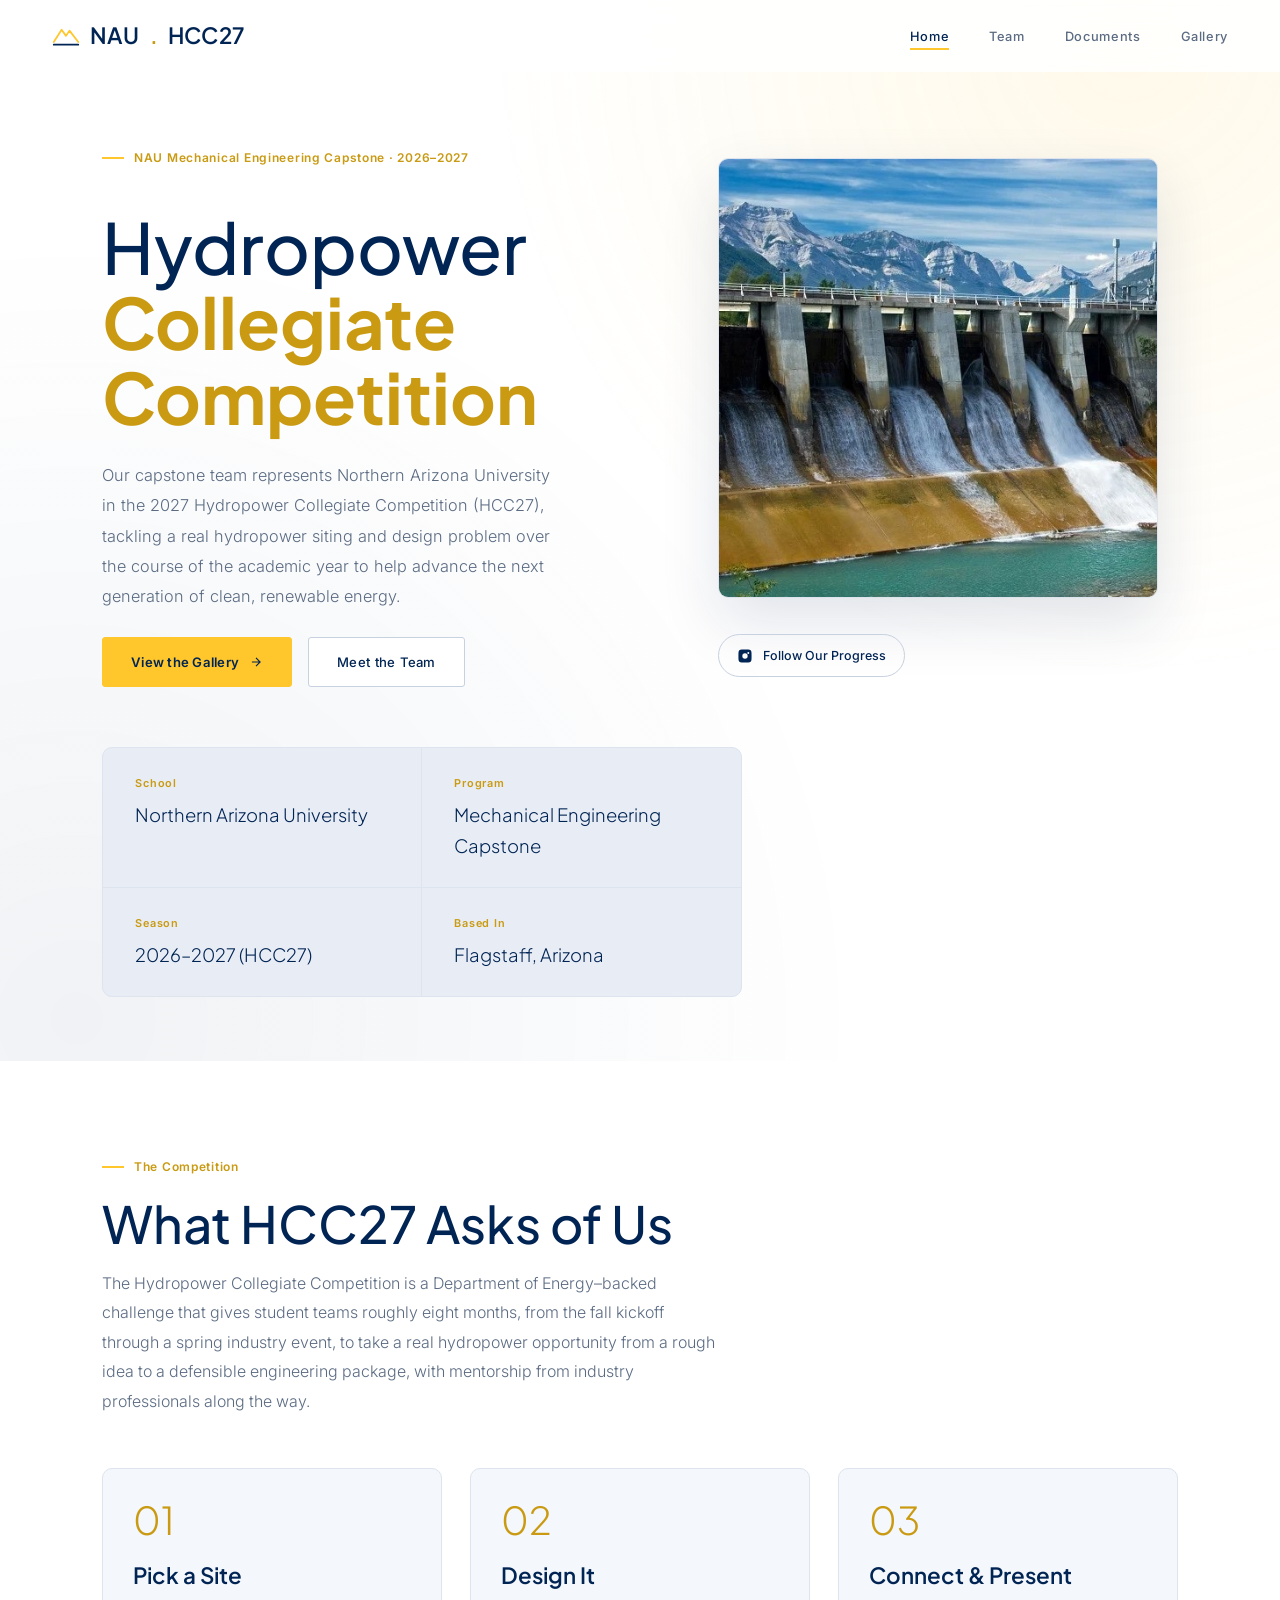
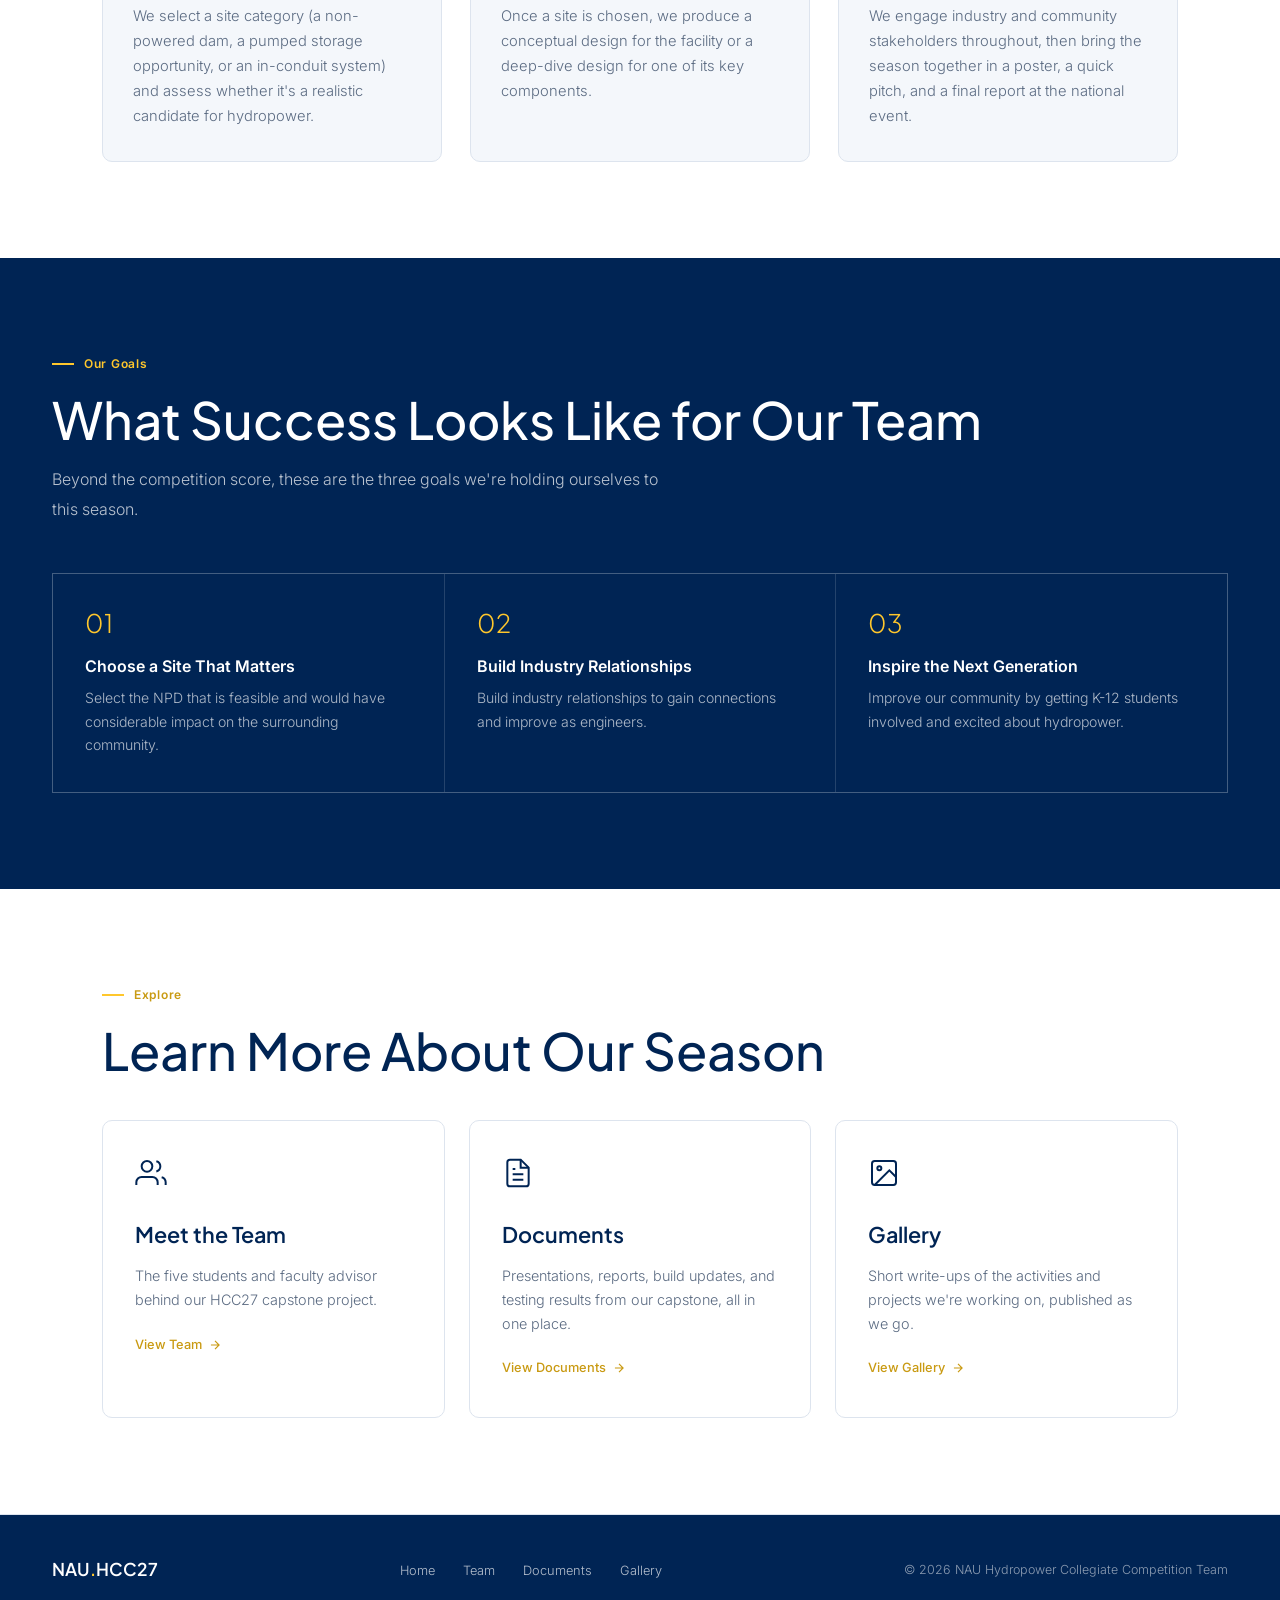
<file: index.html>
<!DOCTYPE html>
<html lang="en">
<head>
  <meta charset="UTF-8" />
  <meta name="viewport" content="width=device-width, initial-scale=1.0" />
  <title>NAU Hydropower Collegiate Competition | HCC27</title>
  <meta name="description" content="Northern Arizona University's team for the 2027 Hydropower Collegiate Competition (HCC27)." />
  <link rel="stylesheet" href="css/style.css" />
</head>
<body>

<!-- NAV -->
<nav>
  <a href="index.html" class="nav-logo">
    <svg class="mark" viewBox="0 0 32 32" fill="none" xmlns="http://www.w3.org/2000/svg">
      <path d="M2 24L11 10L16 17L20 11L30 24" stroke="#ffc72c" stroke-width="2" stroke-linejoin="round" stroke-linecap="round"/>
      <path d="M2 27H30" stroke="#002454" stroke-width="2" stroke-linecap="round"/>
    </svg>
    NAU<span>.</span>HCC27
  </a>
  <ul class="nav-links">
    <li><a href="index.html">Home</a></li>
    <li><a href="team.html">Team</a></li>
    <li><a href="documents.html">Documents</a></li>
    <li><a href="gallery.html">Gallery</a></li>
  </ul>
</nav>

<!-- HERO -->
<section class="hero">
  <div class="hero-inner">

    <div class="hero-left">
      <div class="hero-anim">
        <span class="label">NAU Mechanical Engineering Capstone · 2026&ndash;2027</span>
      </div>

      <h1 class="hero-name hero-anim">
        Hydropower<br /><em>Collegiate Competition</em>
      </h1>

      <p class="hero-tagline hero-anim">
        Our capstone team represents Northern Arizona University in the 2027 Hydropower
        Collegiate Competition (HCC27), tackling a real hydropower siting and design
        problem over the course of the academic year to help advance the next generation
        of clean, renewable energy.
      </p>

      <div class="hero-ctas hero-anim">
        <a href="gallery.html" class="btn btn-gold">
          View the Gallery
          <svg class="arrow" viewBox="0 0 24 24" fill="none" stroke="currentColor" stroke-width="2">
            <path d="M5 12h14M12 5l7 7-7 7"/>
          </svg>
        </a>
        <a href="team.html" class="btn">Meet the Team</a>
      </div>
    </div>

    <div class="hero-right hero-anim">
      <div>
        <div class="hero-visual-frame" style="margin-bottom: 20px;">
          <img src="images/home/hero-team.jpg" alt="The NAU HCC27 team" />
        </div>

        <!-- REPLACE href with the team's real Instagram handle -->
        <a href="https://www.instagram.com/" target="_blank" rel="noopener" class="social-pill">
          <svg viewBox="0 0 24 24" fill="currentColor">
            <path d="M12 2.163c3.204 0 3.584.012 4.85.07 3.252.148 4.771 1.691 4.919 4.919.058 1.265.069 1.645.069 4.849 0 3.205-.012 3.584-.069 4.849-.149 3.225-1.664 4.771-4.919 4.919-1.266.058-1.644.07-4.85.07-3.204 0-3.584-.012-4.849-.07-3.26-.149-4.771-1.699-4.919-4.92-.058-1.265-.07-1.644-.07-4.849 0-3.204.013-3.583.07-4.849.149-3.227 1.664-4.771 4.919-4.919 1.266-.057 1.645-.069 4.849-.069zm0 5.838a4 4 0 100 8 4 4 0 000-8zm6.406-.53a1.44 1.44 0 10-2.88 0 1.44 1.44 0 002.88 0z"/>
          </svg>
          Follow Our Progress
        </a>
      </div>
    </div>

  </div>

  <!-- Stat bar -->
  <div class="hero-bar">
    <div class="hero-bar-item">
      <span class="hero-bar-label">School</span>
      <span class="hero-bar-value">Northern Arizona University</span>
    </div>
    <div class="hero-bar-item">
      <span class="hero-bar-label">Program</span>
      <span class="hero-bar-value">Mechanical Engineering Capstone</span>
    </div>
    <div class="hero-bar-item">
      <span class="hero-bar-label">Season</span>
      <span class="hero-bar-value">2026&ndash;2027 (HCC27)</span>
    </div>
    <div class="hero-bar-item">
      <span class="hero-bar-label">Based In</span>
      <span class="hero-bar-value">Flagstaff, Arizona</span>
    </div>
  </div>
</section>

<!-- Competition breakdown -->
<section class="section">
  <div class="section-head reveal">
    <span class="label">The Competition</span>
    <h2 class="display-lg">What HCC27 Asks of Us</h2>
    <p class="body-text" style="margin-top:16px;">
      The Hydropower Collegiate Competition is a Department of Energy&ndash;backed
      challenge that gives student teams roughly eight months, from the fall
      kickoff through a spring industry event, to take a real hydropower
      opportunity from a rough idea to a defensible engineering package, with
      mentorship from industry professionals along the way.
    </p>
  </div>

  <div class="outline-grid">
    <div class="outline-card reveal">
      <div class="num">01</div>
      <h3>Pick a Site</h3>
      <p>We select a site category (a non-powered dam, a pumped storage opportunity, or an in-conduit system) and assess whether it's a realistic candidate for hydropower.</p>
    </div>
    <div class="outline-card reveal reveal-delay-1">
      <div class="num">02</div>
      <h3>Design It</h3>
      <p>Once a site is chosen, we produce a conceptual design for the facility or a deep-dive design for one of its key components.</p>
    </div>
    <div class="outline-card reveal reveal-delay-2">
      <div class="num">03</div>
      <h3>Connect &amp; Present</h3>
      <p>We engage industry and community stakeholders throughout, then bring the season together in a poster, a quick pitch, and a final report at the national event.</p>
    </div>
  </div>
</section>

<!-- Goals -->
<section class="goals-section">
  <div class="goals-inner">
    <div class="reveal">
      <span class="label">Our Goals</span>
      <h2 class="display-lg">What Success Looks Like for Our Team</h2>
      <p class="body-text" style="margin-top:16px;">
        Beyond the competition score, these are the three goals we're holding
        ourselves to this season.
      </p>
    </div>

    <div class="goals-list">
      <div class="goal-item reveal">
        <span class="goal-mark">01</span>
        <div>
          <h4>Choose a Site That Matters</h4>
          <p>Select the NPD that is feasible and would have considerable impact on the surrounding community.</p>
        </div>
      </div>
      <div class="goal-item reveal reveal-delay-1">
        <span class="goal-mark">02</span>
        <div>
          <h4>Build Industry Relationships</h4>
          <p>Build industry relationships to gain connections and improve as engineers.</p>
        </div>
      </div>
      <div class="goal-item reveal reveal-delay-2">
        <span class="goal-mark">03</span>
        <div>
          <h4>Inspire the Next Generation</h4>
          <p>Improve our community by getting K-12 students involved and excited about hydropower.</p>
        </div>
      </div>
    </div>
  </div>
</section>

<!-- Quick navigation cards -->
<section class="home-cards">
  <div class="reveal" style="margin-bottom: 40px;">
    <span class="label">Explore</span>
    <h2 class="display-lg">Learn More About Our Season</h2>
  </div>

  <div class="home-cards-grid">
    <div class="home-card reveal" data-href="team.html">
      <svg class="home-card-icon" viewBox="0 0 24 24" fill="none" stroke="currentColor" stroke-width="1.5">
        <path d="M17 21v-2a4 4 0 00-4-4H5a4 4 0 00-4 4v2"/>
        <circle cx="9" cy="7" r="4"/>
        <path d="M23 21v-2a4 4 0 00-3-3.87M16 3.13a4 4 0 010 7.75"/>
      </svg>
      <h3>Meet the Team</h3>
      <p>The five students and faculty advisor behind our HCC27 capstone project.</p>
      <span class="home-card-link">
        View Team
        <svg width="14" height="14" viewBox="0 0 24 24" fill="none" stroke="currentColor" stroke-width="2"><path d="M5 12h14M12 5l7 7-7 7"/></svg>
      </span>
    </div>

    <div class="home-card reveal reveal-delay-1" data-href="documents.html">
      <svg class="home-card-icon" viewBox="0 0 24 24" fill="none" stroke="currentColor" stroke-width="1.5">
        <path d="M14 2H6a2 2 0 00-2 2v16a2 2 0 002 2h12a2 2 0 002-2V8z"/>
        <path d="M14 2v6h6M16 13H8M16 17H8M10 9H8"/>
      </svg>
      <h3>Documents</h3>
      <p>Presentations, reports, build updates, and testing results from our capstone, all in one place.</p>
      <span class="home-card-link">
        View Documents
        <svg width="14" height="14" viewBox="0 0 24 24" fill="none" stroke="currentColor" stroke-width="2"><path d="M5 12h14M12 5l7 7-7 7"/></svg>
      </span>
    </div>

    <div class="home-card reveal reveal-delay-2" data-href="gallery.html">
      <svg class="home-card-icon" viewBox="0 0 24 24" fill="none" stroke="currentColor" stroke-width="1.5">
        <rect x="3" y="3" width="18" height="18" rx="2"/>
        <circle cx="8.5" cy="8.5" r="1.5"/>
        <path d="M21 15l-5-5L5 21"/>
      </svg>
      <h3>Gallery</h3>
      <p>Short write-ups of the activities and projects we're working on, published as we go.</p>
      <span class="home-card-link">
        View Gallery
        <svg width="14" height="14" viewBox="0 0 24 24" fill="none" stroke="currentColor" stroke-width="2"><path d="M5 12h14M12 5l7 7-7 7"/></svg>
      </span>
    </div>
  </div>
</section>

<!-- FOOTER -->
<footer>
  <span class="footer-logo">NAU<span>.</span>HCC27</span>
  <ul class="footer-links">
    <li><a href="index.html">Home</a></li>
    <li><a href="team.html">Team</a></li>
    <li><a href="documents.html">Documents</a></li>
    <li><a href="gallery.html">Gallery</a></li>
  </ul>
  <span class="footer-copy">© <span class="current-year"></span> NAU Hydropower Collegiate Competition Team</span>
</footer>

<script src="js/main.js"></script>
<script src="js/admin.js"></script>
</body>
</html>
</file>
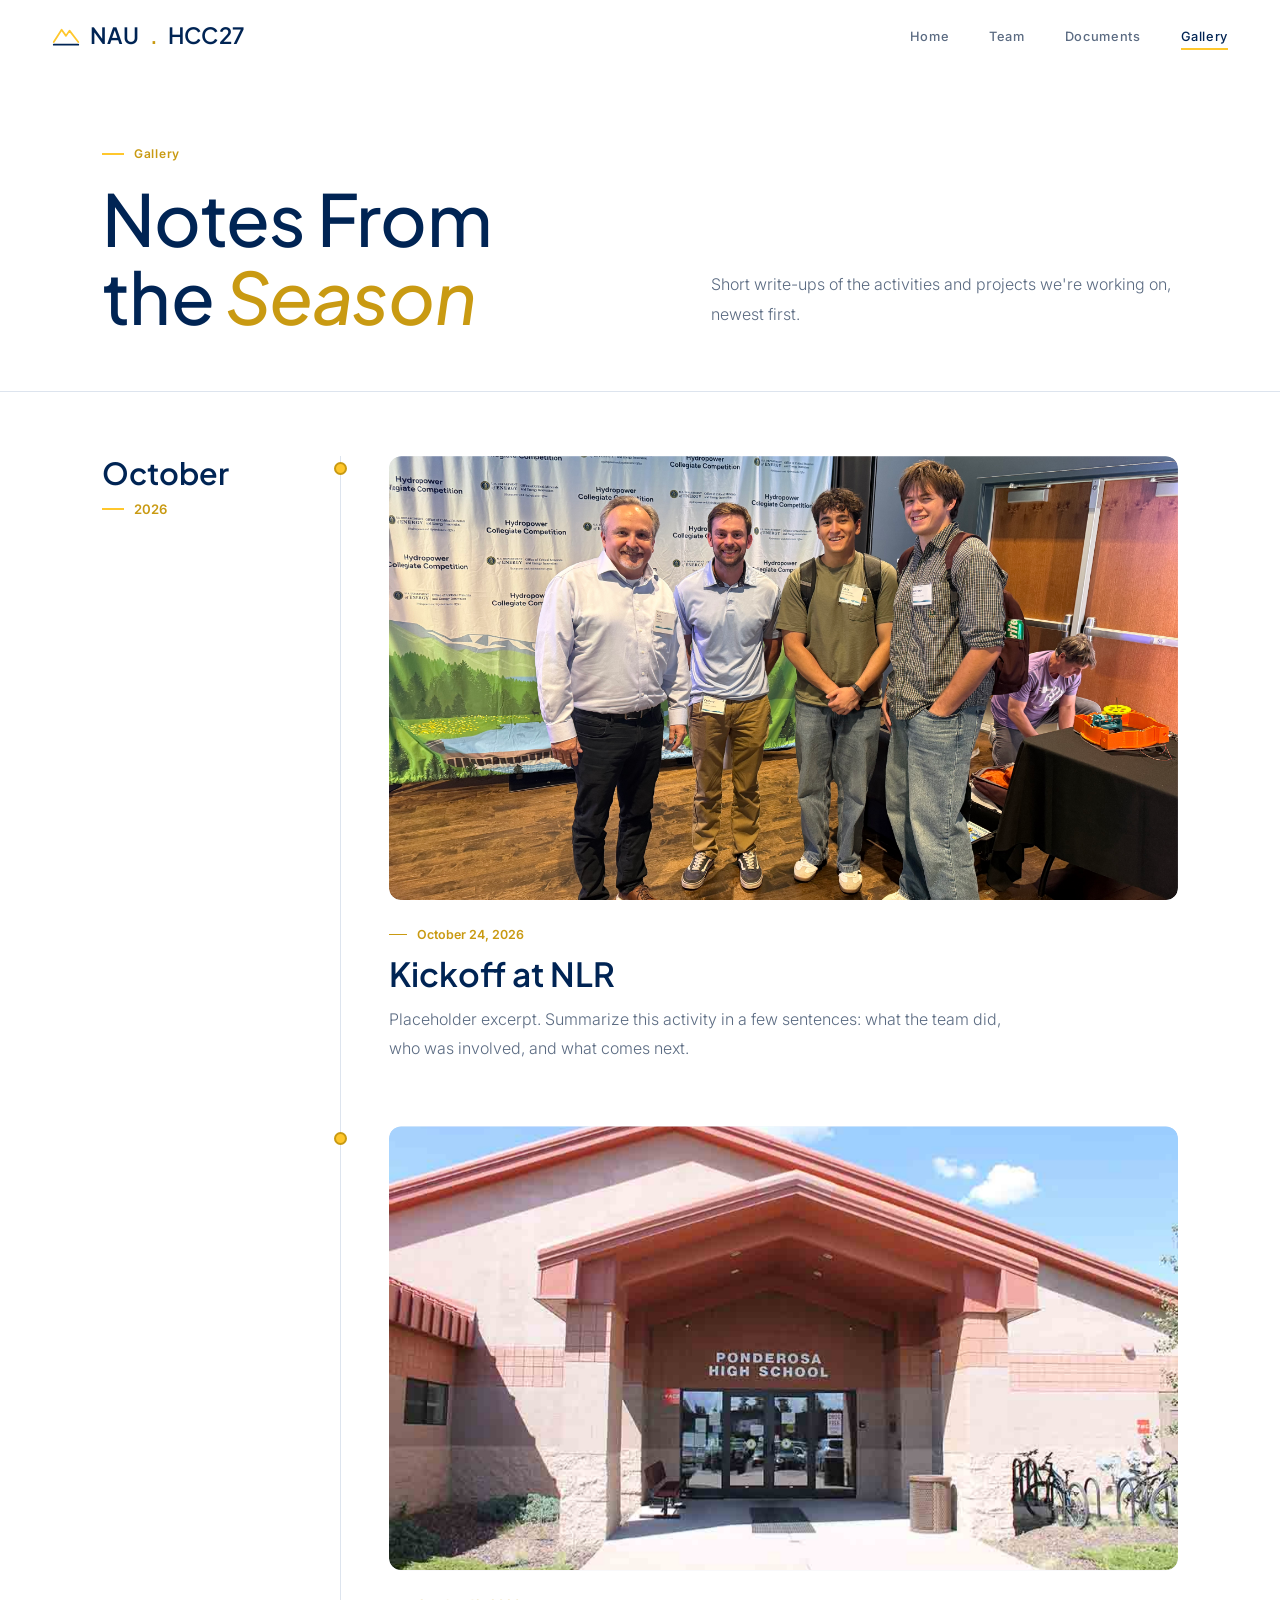
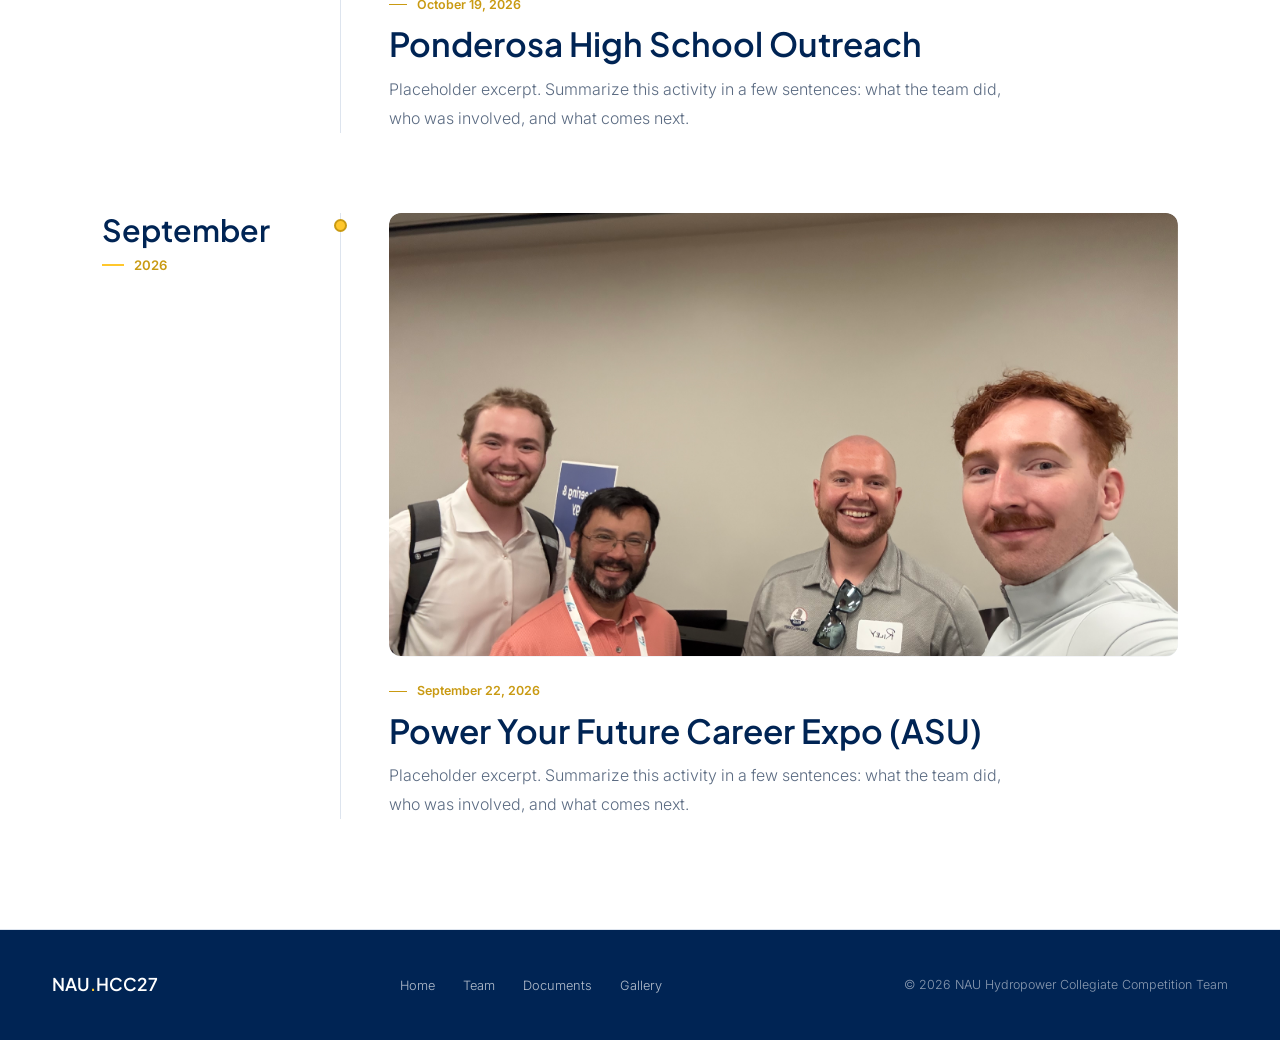
<file: gallery.html>
<!DOCTYPE html>
<html lang="en">
<head>
  <meta charset="UTF-8" />
  <meta name="viewport" content="width=device-width, initial-scale=1.0" />
  <title>Gallery | NAU Hydropower Collegiate Competition</title>
  <link rel="stylesheet" href="css/style.css" />
</head>
<body>

<nav>
  <a href="index.html" class="nav-logo">
    <svg class="mark" viewBox="0 0 32 32" fill="none" xmlns="http://www.w3.org/2000/svg">
      <path d="M2 24L11 10L16 17L20 11L30 24" stroke="#ffc72c" stroke-width="2" stroke-linejoin="round" stroke-linecap="round"/>
      <path d="M2 27H30" stroke="#002454" stroke-width="2" stroke-linecap="round"/>
    </svg>
    NAU<span>.</span>HCC27
  </a>
  <ul class="nav-links">
    <li><a href="index.html">Home</a></li>
    <li><a href="team.html">Team</a></li>
    <li><a href="documents.html">Documents</a></li>
    <li><a href="gallery.html">Gallery</a></li>
  </ul>
</nav>

<div class="page-hero">
  <div class="page-hero-left">
    <div class="hero-anim"><span class="label">Gallery</span></div>
    <h1 class="display-xl hero-anim" style="margin-top:16px;">
      Notes From<br />the <em style="color:var(--gold-deep); font-style:italic;">Season</em>
    </h1>
  </div>
  <div class="page-hero-right hero-anim">
    <p class="body-text">
      Short write-ups of the activities and projects we're working on,
      newest first.
    </p>
  </div>
</div>

<hr class="hr" style="margin-bottom: 64px;" />

<!-- Posts are rendered from the list in js/gallery.js -->
<div class="gallery-wrap" id="gallery-feed"></div>

<footer>
  <span class="footer-logo">NAU<span>.</span>HCC27</span>
  <ul class="footer-links">
    <li><a href="index.html">Home</a></li>
    <li><a href="team.html">Team</a></li>
    <li><a href="documents.html">Documents</a></li>
    <li><a href="gallery.html">Gallery</a></li>
  </ul>
  <span class="footer-copy">&copy; <span class="current-year"></span> NAU Hydropower Collegiate Competition Team</span>
</footer>

<script src="js/gallery.js"></script>
<script src="js/main.js"></script>
<script src="js/admin.js"></script>
</body>
</html>
</file>
<file: css/style.css>
/* ================================================================
   NAU HYDROPOWER COLLEGIATE COMPETITION - HCC27 Capstone Site
   Light theme · NAU Blue & Gold
   ================================================================ */

@import url('https://fonts.googleapis.com/css2?family=Plus+Jakarta+Sans:wght@500;600;700;800&family=Inter:wght@300;400;500;600&display=swap');

/* ── Variables ───────────────────────────────────────────────── */
:root {
  --bg:          #ffffff;
  --bg-soft:     #f4f7fb;
  --panel:       #eef2f8;
  --border:      #dde4ee;
  --border-dark: #c7d1e0;

  --blue:        #002454;   /* NAU True Blue */
  --blue-2:      #0a3d67;
  --blue-3:      #123b63;
  --blue-tint:   #e8edf5;
  --sky:         #4f7cad;

  --gold:        #ffc72c;
  --gold-deep:   #c99a12;
  --gold-tint:   #fff6de;

  --ink:         #10192b;
  --muted:       #5b6b82;
  --muted-2:     #8496ab;

  --font-display: 'Plus Jakarta Sans', sans-serif;
  --font-sans:   'Inter', sans-serif;

  --nav-h:       72px;
  --ease:        cubic-bezier(0.22, 1, 0.36, 1);
  --t:           0.4s var(--ease);
}

/* ── Reset ───────────────────────────────────────────────────── */
*, *::before, *::after { box-sizing: border-box; margin: 0; padding: 0; }
html { font-size: 16px; scroll-behavior: smooth; }
body {
  background: var(--bg);
  color: var(--ink);
  font-family: var(--font-sans);
  font-weight: 300;
  line-height: 1.7;
  overflow-x: hidden;
  -webkit-font-smoothing: antialiased;
}
img { display: block; max-width: 100%; }
a  { color: inherit; text-decoration: none; }
ul { list-style: none; }

/* ================================================================
   NAVIGATION
   ================================================================ */
nav {
  position: fixed;
  top: 0; left: 0; right: 0;
  height: var(--nav-h);
  display: flex;
  align-items: center;
  justify-content: space-between;
  padding: 0 52px;
  z-index: 500;
  background: rgba(255,255,255,0.86);
  backdrop-filter: blur(14px);
  border-bottom: 1px solid transparent;
  transition: background var(--t), border-color var(--t), box-shadow var(--t);
}

nav.scrolled {
  border-bottom: 1px solid var(--border);
  box-shadow: 0 6px 24px rgba(0,36,84,0.06);
}

.nav-logo {
  font-family: var(--font-display);
  font-size: 1.4rem;
  font-weight: 600;
  letter-spacing: 0.01em;
  color: var(--blue);
  display: flex;
  align-items: center;
  gap: 10px;
}

.nav-logo .mark {
  width: 28px; height: 28px;
  flex-shrink: 0;
}

.nav-logo span { color: var(--gold-deep); }

.nav-links {
  display: flex;
  align-items: center;
  gap: 40px;
}

.nav-links a {
  font-size: 0.8rem;
  font-weight: 500;
  letter-spacing: 0.05em;
  color: var(--muted);
  transition: color 0.3s;
  position: relative;
  padding-bottom: 4px;
}

.nav-links a::after {
  content: '';
  position: absolute;
  bottom: -2px; left: 0;
  width: 0; height: 2px;
  background: var(--gold);
  transition: width 0.35s var(--ease);
}

.nav-links a:hover { color: var(--blue); }
.nav-links a:hover::after { width: 100%; }
.nav-links a.active { color: var(--blue); }
.nav-links a.active::after { width: 100%; }

/* ================================================================
   SHARED UTILITIES
   ================================================================ */
.container { max-width: 1180px; margin: 0 auto; padding: 0 52px; }
.pt-nav { padding-top: var(--nav-h); }

.label {
  font-family: var(--font-sans);
  font-size: 0.75rem;
  font-weight: 600;
  letter-spacing: 0.06em;
  color: var(--gold-deep);
  display: flex;
  align-items: center;
  gap: 10px;
  margin-bottom: 16px;
}

.label::before {
  content: '';
  display: inline-block;
  width: 22px; height: 2px;
  background: var(--gold);
}

.display-xl {
  font-family: var(--font-display);
  font-size: clamp(2.6rem, 5.6vw, 4.8rem);
  font-weight: 500;
  line-height: 1.08;
  letter-spacing: -0.01em;
  color: var(--blue);
}

.display-lg {
  font-family: var(--font-display);
  font-size: clamp(2rem, 4vw, 3.2rem);
  font-weight: 500;
  line-height: 1.15;
  color: var(--blue);
}

.display-md {
  font-family: var(--font-display);
  font-size: clamp(1.5rem, 2.6vw, 2.1rem);
  font-weight: 600;
  line-height: 1.25;
  color: var(--blue);
}

.body-text {
  font-size: 1rem;
  line-height: 1.85;
  color: var(--muted);
  font-weight: 300;
  max-width: 62ch;
}

.muted { color: var(--muted-2); }
.hr { border: none; height: 1px; background: var(--border); margin: 0; }

/* ── Buttons ─────────────────────────────────────────────────── */
.btn {
  display: inline-flex;
  align-items: center;
  gap: 10px;
  padding: 13px 28px;
  font-family: var(--font-sans);
  font-size: 0.82rem;
  font-weight: 500;
  letter-spacing: 0.02em;
  border: 1px solid var(--border-dark);
  background: var(--bg);
  color: var(--blue);
  cursor: pointer;
  transition: all 0.3s var(--ease);
  border-radius: 3px;
}

.btn:hover {
  border-color: var(--blue);
  background: var(--blue-tint);
}

.btn-gold {
  background: var(--gold);
  border-color: var(--gold);
  color: var(--blue);
  font-weight: 600;
}
.btn-gold:hover {
  background: var(--gold-deep);
  border-color: var(--gold-deep);
  color: #fff;
}

.arrow {
  width: 14px; height: 14px;
  transition: transform 0.3s var(--ease);
}
.btn:hover .arrow { transform: translateX(4px); }

/* ── Reveal animation ────────────────────────────────────────── */
.reveal {
  opacity: 0;
  transform: translateY(24px);
  transition: opacity 0.7s var(--ease), transform 0.7s var(--ease);
}
.reveal.visible { opacity: 1; transform: translateY(0); }
.reveal-delay-1 { transition-delay: 0.08s; }
.reveal-delay-2 { transition-delay: 0.16s; }
.reveal-delay-3 { transition-delay: 0.24s; }
.reveal-delay-4 { transition-delay: 0.32s; }
.reveal-delay-5 { transition-delay: 0.4s; }

.hero-anim { }

/* ================================================================
   FOOTER
   ================================================================ */
footer {
  position: relative;
  border-top: 1px solid var(--border);
  padding: 40px 52px;
  display: flex;
  align-items: center;
  justify-content: space-between;
  flex-wrap: wrap;
  gap: 16px;
  background: var(--blue);
}

.footer-logo {
  font-family: var(--font-display);
  font-size: 1.1rem;
  font-weight: 600;
  color: #fff;
}
.footer-logo span { color: var(--gold); }

.footer-links {
  display: flex;
  gap: 28px;
}

.footer-links a {
  font-size: 0.8rem;
  color: rgba(255,255,255,0.7);
  transition: color 0.3s;
}
.footer-links a:hover { color: var(--gold); }

.footer-copy {
  font-size: 0.78rem;
  color: rgba(255,255,255,0.55);
}

/* ================================================================
   PAGE HERO (shared banner for Team / Documents / Project pages)
   ================================================================ */
.page-hero {
  padding: calc(var(--nav-h) + 72px) 52px 56px;
  max-width: 1180px;
  margin: 0 auto;
  display: grid;
  grid-template-columns: 1.2fr 1fr;
  gap: 48px;
  align-items: end;
}
.page-hero-right { padding-bottom: 6px; }

/* ================================================================
   HOME PAGE
   ================================================================ */
.hero {
  padding-top: var(--nav-h);
  position: relative;
  overflow: hidden;
  background:
    radial-gradient(circle at 88% 4%, rgba(255,199,44,0.10) 0%, transparent 42%),
    radial-gradient(circle at 6% 96%, rgba(0,36,84,0.06) 0%, transparent 50%),
    var(--bg);
}

.hero-inner {
  display: grid;
  grid-template-columns: 1.05fr 0.95fr;
  align-items: center;
  gap: 64px;
  padding: 76px 52px 60px;
  max-width: 1180px;
  margin: 0 auto;
  width: 100%;
}

.hero-left { display: flex; flex-direction: column; gap: 26px; }

.hero-name {
  font-family: var(--font-display);
  font-size: clamp(2.6rem, 5.6vw, 4.4rem);
  font-weight: 500;
  line-height: 1.06;
  color: var(--blue);
}
.hero-name em { font-style: normal; color: var(--gold-deep); font-weight: 700; }

.hero-tagline {
  font-size: 1.02rem;
  line-height: 1.85;
  color: var(--muted);
  max-width: 46ch;
  font-weight: 300;
}

.hero-ctas { display: flex; gap: 16px; flex-wrap: wrap; }

.hero-right { display: flex; justify-content: center; }

.hero-right > div { width: 100%; max-width: 440px; }
.hero-visual-frame img { width: 100%; aspect-ratio: 1 / 1; object-fit: cover; }
.hero-visual-frame {
  border-radius: 10px;
  overflow: hidden;
  border: 1px solid var(--border);
  box-shadow: 0 24px 60px rgba(0,36,84,0.12);
}

.social-pill {
  display: inline-flex;
  align-items: center;
  gap: 10px;
  padding: 10px 18px;
  border: 1px solid var(--border-dark);
  border-radius: 999px;
  font-size: 0.78rem;
  font-weight: 500;
  color: var(--blue);
  transition: all 0.3s var(--ease);
  margin-top: 16px;
}
.social-pill svg { width: 16px; height: 16px; }
.social-pill:hover { background: var(--blue); color: #fff; border-color: var(--blue); }

/* Stat bar - compact 2x2 block */
.hero-bar {
  display: grid;
  grid-template-columns: repeat(2, minmax(0, 1fr));
  width: 100%;
  max-width: 640px;
  margin: 0 0 64px max(52px, calc((100% - 1180px) / 2 + 52px));
  border: 1px solid var(--border);
  border-radius: 10px;
  overflow: hidden;
  background: var(--blue-tint);
}
.hero-bar-item {
  padding: 26px 32px;
  border-right: 1px solid var(--border);
  border-bottom: 1px solid var(--border);
  display: flex;
  flex-direction: column;
  gap: 6px;
}
.hero-bar-item:nth-child(2n) { border-right: none; }
.hero-bar-item:nth-last-child(-n+2) { border-bottom: none; }
.hero-bar-label {
  font-size: 0.68rem;
  letter-spacing: 0.08em;
  color: var(--gold-deep);
  font-weight: 600;
}
.hero-bar-value {
  font-family: var(--font-display);
  font-size: 1.15rem;
  color: var(--blue);
}

/* Season outline sections */
.section {
  padding: 96px 52px;
  max-width: 1180px;
  margin: 0 auto;
}
.section-head { margin-bottom: 52px; max-width: 700px; }

.outline-grid {
  display: grid;
  grid-template-columns: repeat(3, 1fr);
  gap: 28px;
}

.outline-card {
  background: var(--bg-soft);
  border: 1px solid var(--border);
  border-radius: 10px;
  padding: 32px 30px;
  transition: border-color 0.3s, transform 0.3s var(--ease), box-shadow 0.3s var(--ease);
}
.outline-card:hover {
  border-color: var(--gold);
  transform: translateY(-4px);
  box-shadow: 0 16px 40px rgba(0,36,84,0.08);
}
.outline-card .num {
  font-family: var(--font-display);
  font-size: 2.4rem;
  color: var(--gold-deep);
  line-height: 1;
  margin-bottom: 16px;
}
.outline-card h3 {
  font-family: var(--font-display);
  font-size: 1.4rem;
  color: var(--blue);
  font-weight: 600;
  margin-bottom: 10px;
}
.outline-card p { font-size: 0.92rem; color: var(--muted); line-height: 1.7; }

/* Goals list */
.goals-section {
  background: var(--blue);
  padding: 96px 52px;
}
.goals-inner { max-width: 1180px; margin: 0 auto; }
.goals-section .label { color: var(--gold); }
.goals-section .label::before { background: var(--gold); }
.goals-section .display-lg { color: #fff; }
.goals-section .body-text { color: rgba(255,255,255,0.72); }

.goals-list {
  display: grid;
  grid-template-columns: repeat(3, 1fr);
  gap: 1px;
  background: rgba(255,255,255,0.14);
  margin-top: 48px;
  border: 1px solid rgba(255,255,255,0.14);
}
.goal-item {
  background: var(--blue);
  padding: 36px 32px;
  display: flex;
  flex-direction: column;
  gap: 18px;
}
.goal-mark {
  font-family: var(--font-display);
  font-size: 1.6rem;
  color: var(--gold);
  flex-shrink: 0;
  line-height: 1;
}
.goal-item h4 {
  font-family: var(--font-sans);
  font-size: 1rem;
  font-weight: 600;
  color: #fff;
  margin-bottom: 6px;
}
.goal-item p { font-size: 0.88rem; color: rgba(255,255,255,0.68); line-height: 1.65; }


/* Home cards (quick nav) */
.home-cards { padding: 96px 52px; max-width: 1180px; margin: 0 auto; }
.home-cards-grid {
  display: grid;
  grid-template-columns: repeat(3, 1fr);
  gap: 24px;
}
.home-card {
  background: var(--bg);
  border: 1px solid var(--border);
  border-radius: 10px;
  padding: 36px 32px;
  cursor: pointer;
  transition: border-color 0.3s, transform 0.3s var(--ease), box-shadow 0.3s var(--ease);
}
.home-card:hover {
  border-color: var(--gold);
  transform: translateY(-4px);
  box-shadow: 0 16px 40px rgba(0,36,84,0.08);
}
.home-card-icon { width: 32px; height: 32px; color: var(--blue); margin-bottom: 20px; }
.home-card h3 { font-family: var(--font-display); font-size: 1.35rem; color: var(--blue); font-weight: 600; margin-bottom: 10px; }
.home-card p { font-size: 0.9rem; color: var(--muted); line-height: 1.65; margin-bottom: 18px; }
.home-card-link { font-size: 0.8rem; font-weight: 500; color: var(--gold-deep); display: inline-flex; align-items: center; gap: 6px; }

/* ================================================================
   TEAM PAGE
   ================================================================ */
.team-grid {
  display: grid;
  grid-template-columns: repeat(3, 1fr);
  gap: 28px;
  padding: 0 52px 40px;
  max-width: 1180px;
  margin: 0 auto;
}
.team-grid.row-two {
  grid-template-columns: repeat(2, 1fr);
  max-width: 780px;
  margin: 0 auto;
  padding: 0 52px 100px;
}

.team-card {
  background: var(--bg-soft);
  border: 1px solid var(--border);
  border-radius: 12px;
  overflow: hidden;
  transition: border-color 0.3s, transform 0.3s var(--ease), box-shadow 0.3s var(--ease);
}
.team-card:hover {
  border-color: var(--gold);
  transform: translateY(-4px);
  box-shadow: 0 16px 40px rgba(0,36,84,0.08);
}
.team-photo {
  height: 240px;
  overflow: hidden;
  background: linear-gradient(135deg, var(--blue-tint), var(--panel));
  display: flex;
  align-items: center;
  justify-content: center;
  border-bottom: 1px solid var(--border);
}
.team-photo img { width: 100%; height: 100%; object-fit: cover; }
.team-photo svg { width: 64px; height: 64px; color: var(--sky); opacity: 0.6; }
.team-card-body { padding: 24px 26px 28px; }
.team-role {
  display: block;
  font-size: 0.84rem;
  font-weight: 600;
  line-height: 1.45;
  color: var(--gold-deep);
  margin-bottom: 18px;
}
.team-name {
  font-family: var(--font-display);
  font-size: 1.4rem;
  font-weight: 600;
  color: var(--blue);
  margin-bottom: 6px;
}
.team-placeholder-tag {
  font-size: 0.78rem;
  color: var(--muted-2);
  margin-bottom: 16px;
}
.team-linkedin {
  display: inline-flex;
  align-items: center;
  gap: 8px;
  font-size: 0.8rem;
  font-weight: 500;
  color: var(--blue-2);
  border: 1px solid var(--border-dark);
  padding: 8px 14px;
  border-radius: 6px;
  transition: all 0.3s var(--ease);
}
.team-linkedin:hover { background: var(--blue); color: #fff; border-color: var(--blue); }
.team-linkedin svg { width: 14px; height: 14px; }

.advisor-banner {
  max-width: 1180px;
  margin: 0 auto 60px;
  padding: 0 52px;
}
.advisor-card {
  background: var(--blue);
  border-radius: 12px;
  padding: 40px 44px;
  display: grid;
  grid-template-columns: auto 1fr;
  gap: 32px;
  align-items: center;
}
.advisor-icon {
  width: 64px; height: 64px;
  border-radius: 50%;
  background: rgba(255,255,255,0.1);
  display: flex; align-items: center; justify-content: center;
  flex-shrink: 0;
}
.advisor-icon svg { width: 30px; height: 30px; color: var(--gold); }
.advisor-card h3 { font-family: var(--font-display); color: #fff; font-size: 1.3rem; margin-bottom: 6px; }
.advisor-card p { color: rgba(255,255,255,0.7); font-size: 0.9rem; }

/* ================================================================
   DOCUMENTS PAGE
   ================================================================ */
.doc-group { padding: 0 52px 76px; max-width: 1180px; margin: 0 auto; }
.doc-group-head {
  display: flex;
  align-items: baseline;
  justify-content: space-between;
  gap: 20px;
  border-bottom: 1px solid var(--border);
  padding-bottom: 18px;
  margin-bottom: 30px;
  flex-wrap: wrap;
}
.doc-group-head h2 { font-family: var(--font-display); font-size: 1.7rem; color: var(--blue); font-weight: 600; }
.doc-group-tag {
  font-size: 0.72rem;
  font-weight: 600;
  letter-spacing: 0.05em;
  color: var(--gold-deep);
  background: var(--gold-tint);
  border: 1px solid var(--gold);
  padding: 5px 12px;
  border-radius: 999px;
}

.doc-list { display: grid; grid-template-columns: repeat(3, 1fr); gap: 18px; }

.doc-card {
  position: relative;
  display: flex;
  flex-direction: column;
  background: var(--bg-soft);
  border: 1px solid var(--border);
  border-radius: 10px;
  overflow: hidden;
  transition: border-color 0.3s, transform 0.3s var(--ease), box-shadow 0.3s var(--ease);
}
.doc-card:hover { border-color: var(--gold); transform: translateY(-3px); box-shadow: 0 14px 34px rgba(0,36,84,0.09); }

/* Half-letter-page preview (8.5 x 5.5in ratio) sitting above the description */
.doc-preview {
  width: 100%;
  aspect-ratio: 8.5 / 5.5;
  background: #fff;
  border-bottom: 1px solid var(--border);
  overflow: hidden;
}
.doc-preview img { width: 100%; height: 100%; object-fit: cover; object-position: top center; display: block; }
.doc-preview-placeholder {
  width: 100%; height: 100%;
  display: flex; align-items: center; justify-content: center;
  background: var(--panel);
}
.doc-preview-placeholder svg { width: 34px; height: 34px; color: var(--border-dark); }
.doc-preview-empty .doc-preview-placeholder { background: var(--bg-soft); }

.doc-card-body {
  display: flex;
  align-items: flex-start;
  gap: 14px;
  padding: 16px 18px;
}

.doc-icon {
  width: 36px; height: 36px;
  border-radius: 8px;
  background: var(--blue-tint);
  display: flex; align-items: center; justify-content: center;
  flex-shrink: 0;
}
.doc-icon svg { width: 18px; height: 18px; color: var(--blue-2); }

.doc-info { flex: 1; min-width: 0; }
.doc-name { font-size: 0.92rem; font-weight: 500; color: var(--blue); margin-bottom: 3px; }
.doc-meta { font-size: 0.78rem; line-height: 1.5; color: var(--muted-2); }

.doc-status {
  font-size: 0.68rem;
  font-weight: 600;
  letter-spacing: 0.03em;
  padding: 5px 11px;
  border-radius: 999px;
  white-space: nowrap;
  flex-shrink: 0;
}
.doc-status.pending { background: var(--panel); color: var(--muted); border: 1px solid var(--border-dark); }
.doc-status.progress { background: var(--gold-tint); color: var(--gold-deep); border: 1px solid var(--gold); }
.doc-status.uploaded { background: #e7f5ec; color: #1e7a45; border: 1px solid #a9dcbb; }
.doc-empty { font-size: 0.85rem; color: var(--muted-2); padding: 6px 2px; }
a.doc-card { cursor: pointer; }

/* ================================================================
   ADMIN - hidden trigger, login modal, document manager panel
   ================================================================ */
.admin-trigger {
  position: absolute;
  bottom: 6px;
  left: 6px;
  width: 22px;
  height: 22px;
  padding: 0;
  border: none;
  border-radius: 50%;
  background: transparent;
  cursor: pointer;
  transition: background 0.2s;
}
.admin-trigger:hover,
.admin-trigger:focus-visible {
  background: rgba(255, 255, 255, 0.18);
  outline: none;
}

.admin-overlay {
  position: fixed;
  inset: 0;
  background: rgba(10, 20, 40, 0.55);
  display: none;
  align-items: center;
  justify-content: center;
  z-index: 999;
  padding: 24px;
}
.admin-overlay.open { display: flex; }

.admin-modal {
  background: #fff;
  border-radius: 14px;
  padding: 28px;
  width: 100%;
  max-width: 340px;
  box-shadow: 0 24px 60px rgba(0,0,0,0.25);
}
.admin-modal h3 { color: var(--blue); font-family: var(--font-display); margin-bottom: 18px; }
.admin-modal label {
  display: block;
  font-size: 0.82rem;
  color: var(--muted);
  margin-bottom: 14px;
}
.admin-modal input[type="text"],
.admin-modal input[type="password"] {
  display: block;
  width: 100%;
  margin-top: 6px;
  padding: 9px 11px;
  border: 1px solid var(--border-dark);
  border-radius: 8px;
  font-size: 0.9rem;
  font-family: var(--font-sans);
}
.admin-error { color: #c0392b; font-size: 0.8rem; margin-bottom: 10px; }
.admin-modal-actions { display: flex; justify-content: flex-end; gap: 10px; margin-top: 6px; }

.admin-btn-primary, .admin-btn-secondary {
  font-family: var(--font-sans);
  font-size: 0.82rem;
  font-weight: 600;
  padding: 8px 16px;
  border-radius: 999px;
  border: 1px solid transparent;
  cursor: pointer;
}
.admin-btn-primary { background: var(--blue); color: #fff; }
.admin-btn-primary:hover { background: var(--blue-2); }
.admin-btn-secondary { background: #fff; color: var(--muted); border-color: var(--border-dark); margin-right: 8px; }
.admin-btn-secondary:hover { border-color: var(--blue); color: var(--blue); }

.admin-panel {
  background: #fff;
  border-radius: 14px;
  width: 100%;
  max-width: 720px;
  max-height: 86vh;
  overflow-y: auto;
  padding: 28px 30px;
  box-shadow: 0 24px 60px rgba(0,0,0,0.3);
}
.admin-panel-head {
  display: flex;
  align-items: center;
  justify-content: space-between;
  margin-bottom: 6px;
  flex-wrap: wrap;
  gap: 10px;
}
.admin-panel-head > div { display: flex; flex-wrap: wrap; gap: 0; }
.admin-panel-head h3 { color: var(--blue); font-family: var(--font-display); }
.admin-panel-note { font-size: 0.82rem; color: var(--muted-2); margin-bottom: 20px; }
.admin-panel-note code { background: var(--panel); padding: 1px 6px; border-radius: 5px; font-size: 0.8em; color: var(--blue-2); }

.admin-category { border-top: 1px solid var(--border); padding: 16px 0; }
.admin-category:first-of-type { border-top: none; }
.admin-category h4 { font-family: var(--font-display); color: var(--blue-2); font-size: 0.95rem; margin-bottom: 10px; }
.admin-empty { font-size: 0.82rem; color: var(--muted-2); margin-bottom: 8px; }

.admin-field-row {
  display: flex;
  align-items: center;
  gap: 8px;
  padding: 7px 0;
  flex-wrap: wrap;
}
.admin-field-row .admin-field-name {
  flex: 1 1 220px;
  min-width: 160px;
  padding: 7px 10px;
  border: 1px solid var(--border);
  border-radius: 7px;
  font-size: 0.85rem;
  font-family: var(--font-sans);
}
.admin-slug-wrap {
  display: flex;
  align-items: center;
  flex: 1 1 200px;
  min-width: 160px;
  border: 1px solid var(--border);
  border-radius: 7px;
  overflow: hidden;
}
.admin-slug-prefix {
  font-size: 0.78rem;
  color: var(--muted-2);
  background: var(--panel);
  padding: 7px 8px;
  white-space: nowrap;
  border-right: 1px solid var(--border);
}
.admin-field-slug {
  flex: 1;
  min-width: 0;
  border: none;
  padding: 7px 8px;
  font-size: 0.82rem;
  font-family: var(--font-sans);
}
.admin-field-slug:focus, .admin-slug-wrap:focus-within { outline: 1.5px solid var(--sky); }

.admin-live-status {
  font-size: 0.72rem;
  font-weight: 600;
  white-space: nowrap;
  padding: 5px 10px;
  border-radius: 999px;
}
.admin-live-status.checking { background: var(--panel); color: var(--muted); }
.admin-live-status.live { background: #e7f5ec; color: #1e7a45; }
.admin-live-status.not-live { background: var(--panel); color: var(--muted); }

.admin-upload-btn {
  font-size: 0.78rem;
  color: var(--blue-2);
  background: var(--blue-tint);
  border: 1px solid var(--border);
  border-radius: 7px;
  padding: 7px 12px;
  cursor: pointer;
  white-space: nowrap;
  max-width: 180px;
  overflow: hidden;
  text-overflow: ellipsis;
}
.admin-upload-btn:hover { border-color: var(--sky); }
.admin-clear-file, .admin-remove-field, .admin-download-field {
  font-size: 0.75rem;
  color: var(--muted);
  background: #fff;
  border: 1px solid var(--border-dark);
  border-radius: 7px;
  padding: 6px 10px;
  cursor: pointer;
}
.admin-remove-field { color: #c0392b; }
.admin-download-field { color: var(--blue-2); }
.admin-clear-file:hover, .admin-remove-field:hover, .admin-download-field:hover { border-color: currentColor; }

.admin-add-row { display: flex; gap: 8px; margin-top: 10px; }
.admin-new-name {
  flex: 1;
  padding: 7px 10px;
  border: 1px dashed var(--border-dark);
  border-radius: 7px;
  font-size: 0.85rem;
  font-family: var(--font-sans);
}
.admin-add-field {
  font-size: 0.78rem;
  font-weight: 600;
  color: var(--blue);
  background: var(--gold-tint);
  border: 1px solid var(--gold);
  border-radius: 7px;
  padding: 7px 14px;
  cursor: pointer;
  white-space: nowrap;
}
.admin-add-field:hover { background: var(--gold); }

/* ================================================================
   RESPONSIVE
   ================================================================ */
@media (max-width: 1100px) {
  .doc-list { grid-template-columns: repeat(2, 1fr); }
}

@media (max-width: 960px) {
  nav { padding: 0 24px; }
  .nav-links { gap: 20px; }

  .hero-inner { grid-template-columns: 1fr; gap: 40px; padding: 56px 24px 40px; }
  .hero-bar { max-width: none; width: auto; margin: 0 24px 40px; }
  .hero-bar-item { padding: 20px; }

  .section { padding: 64px 24px; }
  .outline-grid { grid-template-columns: 1fr; }
  .home-cards { padding: 64px 24px; }
  .home-cards-grid { grid-template-columns: 1fr; }
  .goals-section { padding: 64px 24px; }
  .goals-list { grid-template-columns: 1fr; }

  .page-hero { grid-template-columns: 1fr; gap: 24px; padding: calc(var(--nav-h) + 40px) 24px 40px; }

  .team-grid, .team-grid.row-two { grid-template-columns: 1fr; padding: 0 24px 40px; }
  .advisor-banner { padding: 0 24px; }
  .advisor-card { grid-template-columns: 1fr; text-align: center; justify-items: center; }

  .doc-group { padding: 0 24px 56px; }
  .doc-list { grid-template-columns: 1fr; }
  .gallery-wrap { padding: 0 24px 72px; }
  .gallery-month { grid-template-columns: 1fr; gap: 20px; }
  .month-label { position: static; display: flex; align-items: baseline; gap: 12px; }
  .month-label .y::before { display: none; }
  .month-posts { border-left: none; padding-left: 0; }
  .post::before { display: none; }
  .admin-dock { left: 10px; bottom: 10px; }


  footer { padding: 32px 24px; flex-direction: column; align-items: flex-start; gap: 20px; }
}

/* ================================================================
   DOCUMENT ACCESS GATE
   ================================================================ */
.doc-lock {
  position: absolute;
  inset: 0;
  z-index: 2;
  display: flex;
  flex-direction: column;
  align-items: center;
  justify-content: center;
  gap: 6px;
  background: rgba(238, 242, 248, 0.74);
  -webkit-backdrop-filter: blur(7px);
  backdrop-filter: blur(7px);
  color: var(--blue);
  text-align: center;
  cursor: not-allowed;
}
.doc-lock svg { width: 30px; height: 30px; margin-bottom: 4px; }
.doc-lock b { font-family: var(--font-display); font-size: 1rem; font-weight: 700; }
.doc-lock small { font-size: 0.74rem; color: var(--muted); }
body.docs-unlocked .doc-lock { display: none; }
body:not(.docs-unlocked) a.doc-card { cursor: not-allowed; }
body:not(.docs-unlocked) .doc-card:hover {
  transform: none;
  border-color: var(--border);
  box-shadow: none;
}
body.docs-unlocked .admin-trigger { display: none; }

.admin-dock {
  position: fixed;
  left: 16px;
  bottom: 16px;
  z-index: 900;
  display: none;
  align-items: center;
  gap: 8px;
  padding: 6px 8px 6px 16px;
  background: #fff;
  border: 1px solid var(--border-dark);
  border-radius: 999px;
  box-shadow: 0 10px 30px rgba(0, 36, 84, 0.16);
}
body.docs-unlocked .admin-dock { display: flex; }
.admin-dock-label { font-size: 0.74rem; font-weight: 600; color: var(--gold-deep); }
.admin-dock .admin-btn-secondary { margin: 0; }

/* ================================================================
   GALLERY PAGE
   ================================================================ */
.scroll-progress {
  position: fixed;
  top: 0; left: 0; right: 0;
  height: 3px;
  background: var(--gold);
  transform-origin: 0 50%;
  transform: scaleX(0);
  z-index: 600;
  pointer-events: none;
}

.gallery-wrap { max-width: 1180px; margin: 0 auto; padding: 0 52px 110px; }
.gallery-month {
  display: grid;
  grid-template-columns: 190px 1fr;
  gap: 48px;
}
.gallery-month + .gallery-month { margin-top: 80px; }

.month-label {
  position: sticky;
  top: calc(var(--nav-h) + 32px);
}
.month-label .m {
  font-family: var(--font-display);
  font-size: 1.9rem;
  font-weight: 600;
  line-height: 1.1;
  color: var(--blue);
}
.month-label .y {
  display: flex;
  align-items: center;
  gap: 10px;
  margin-top: 8px;
  font-size: 0.82rem;
  font-weight: 600;
  color: var(--gold-deep);
}
.month-label .y::before { content: ''; width: 22px; height: 2px; background: var(--gold); }

.month-posts {
  display: flex;
  flex-direction: column;
  gap: 64px;
  border-left: 1px solid var(--border);
  padding-left: 48px;
}

.post { position: relative; }
.post::before {
  content: '';
  position: absolute;
  left: -55px;
  top: 6px;
  width: 13px; height: 13px;
  border-radius: 50%;
  background: var(--bg);
  border: 2px solid var(--gold-deep);
  transition: background 0.6s var(--ease);
}
.post.visible::before { background: var(--gold); }

.post-cover {
  display: block;
  position: relative;
  aspect-ratio: 16 / 9;
  border-radius: 12px;
  overflow: hidden;
  background: var(--panel);
  box-shadow: 0 18px 44px rgba(0, 36, 84, 0.12);
  clip-path: inset(0 0 100% 0 round 12px);
  transition: clip-path 1.1s var(--ease);
}
.post.visible .post-cover { clip-path: inset(0 0 0 0 round 12px); }
.post-cover img {
  position: absolute;
  left: 0; top: -8%;
  width: 100%; height: 116%;
  object-fit: cover;
  will-change: transform;
}

.post-date {
  display: flex;
  align-items: center;
  gap: 10px;
  margin: 24px 0 8px;
  font-size: 0.78rem;
  font-weight: 600;
  color: var(--gold-deep);
}
.post-date::before { content: ''; width: 18px; height: 1px; background: var(--gold-deep); }
.post h2 {
  font-family: var(--font-display);
  font-size: clamp(1.5rem, 2.6vw, 2.1rem);
  font-weight: 600;
  line-height: 1.25;
  color: var(--blue);
  margin-bottom: 10px;
}
.post p { color: var(--muted); line-height: 1.8; max-width: 62ch; }
.post-link {
  display: inline-flex;
  align-items: center;
  gap: 8px;
  margin-top: 14px;
  font-size: 0.82rem;
  font-weight: 600;
  color: var(--blue);
  border-bottom: 2px solid var(--gold);
  padding-bottom: 2px;
}
.gallery-empty { text-align: center; color: var(--muted-2); padding: 60px 0; }

@media (prefers-reduced-motion: reduce) {
  .post-cover { clip-path: none; transition: none; }
  .post-cover img { top: 0; height: 100%; transform: none !important; }
}
</file>
